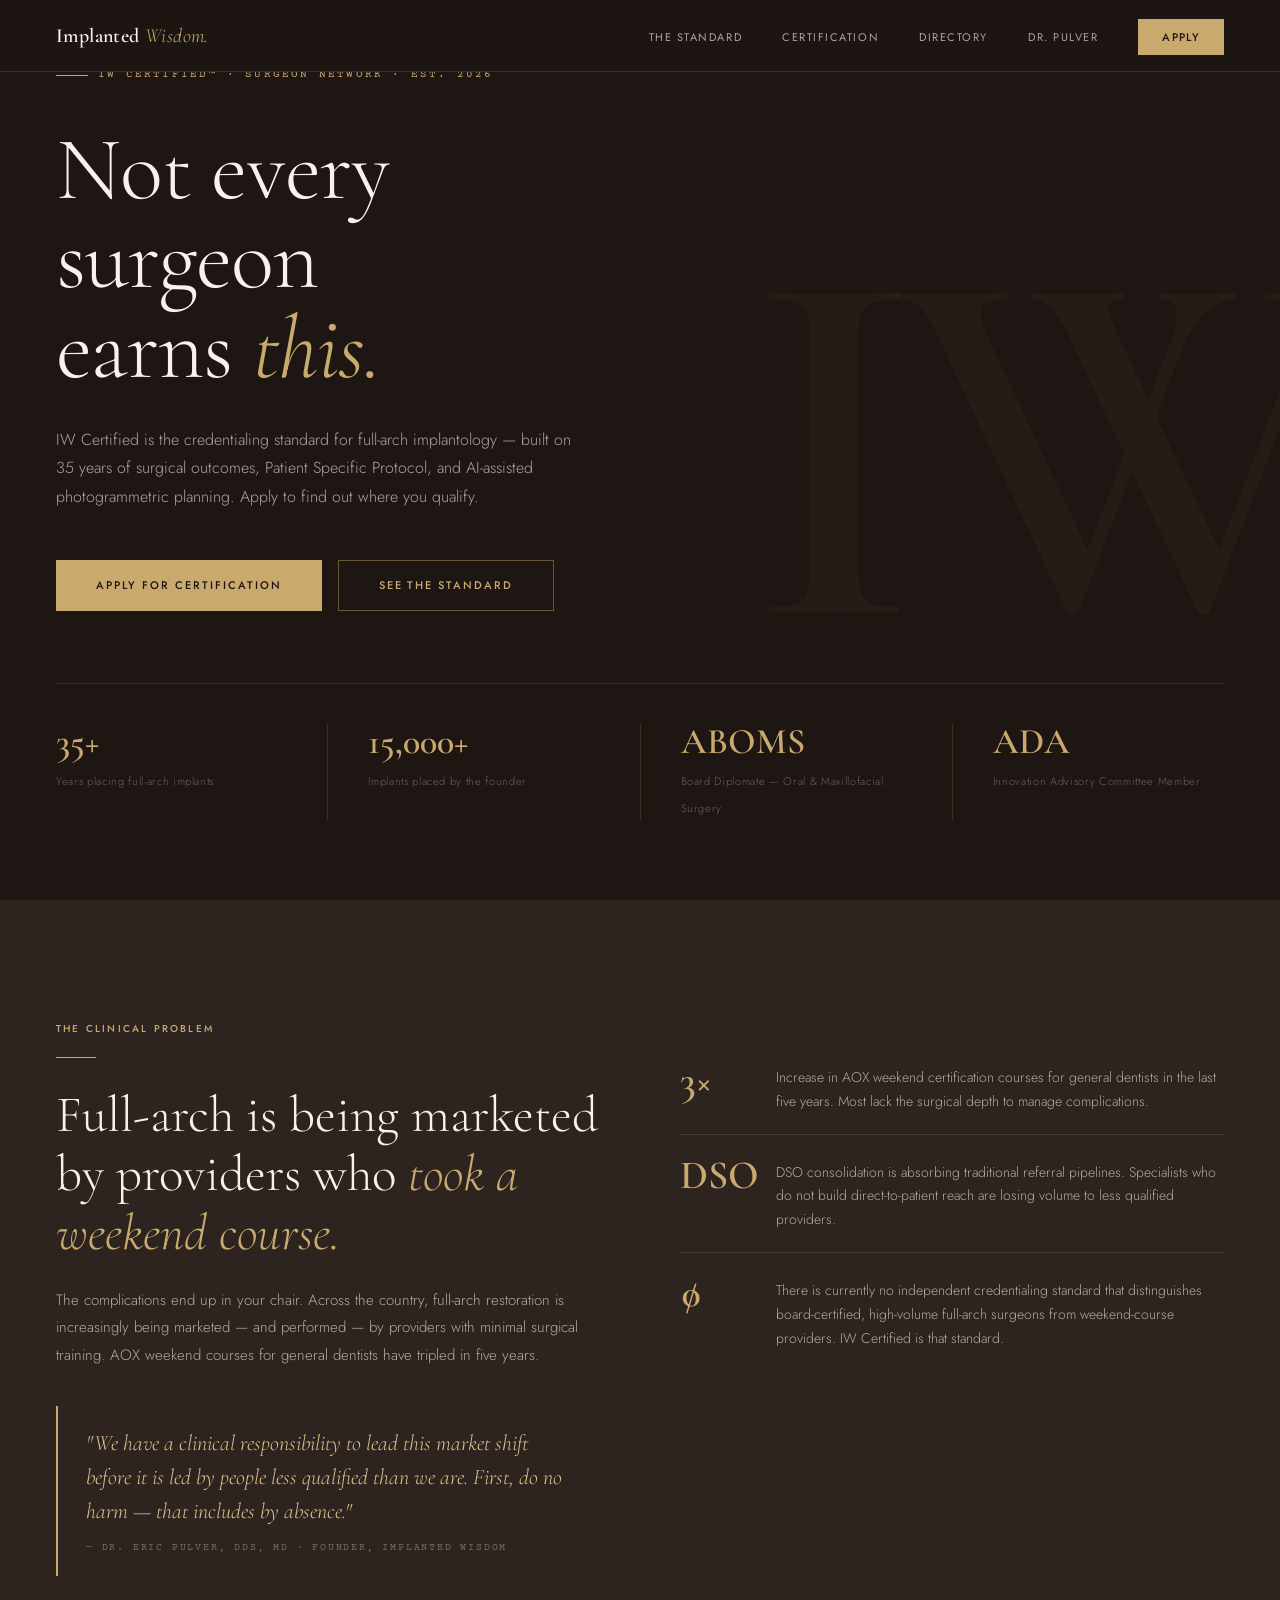
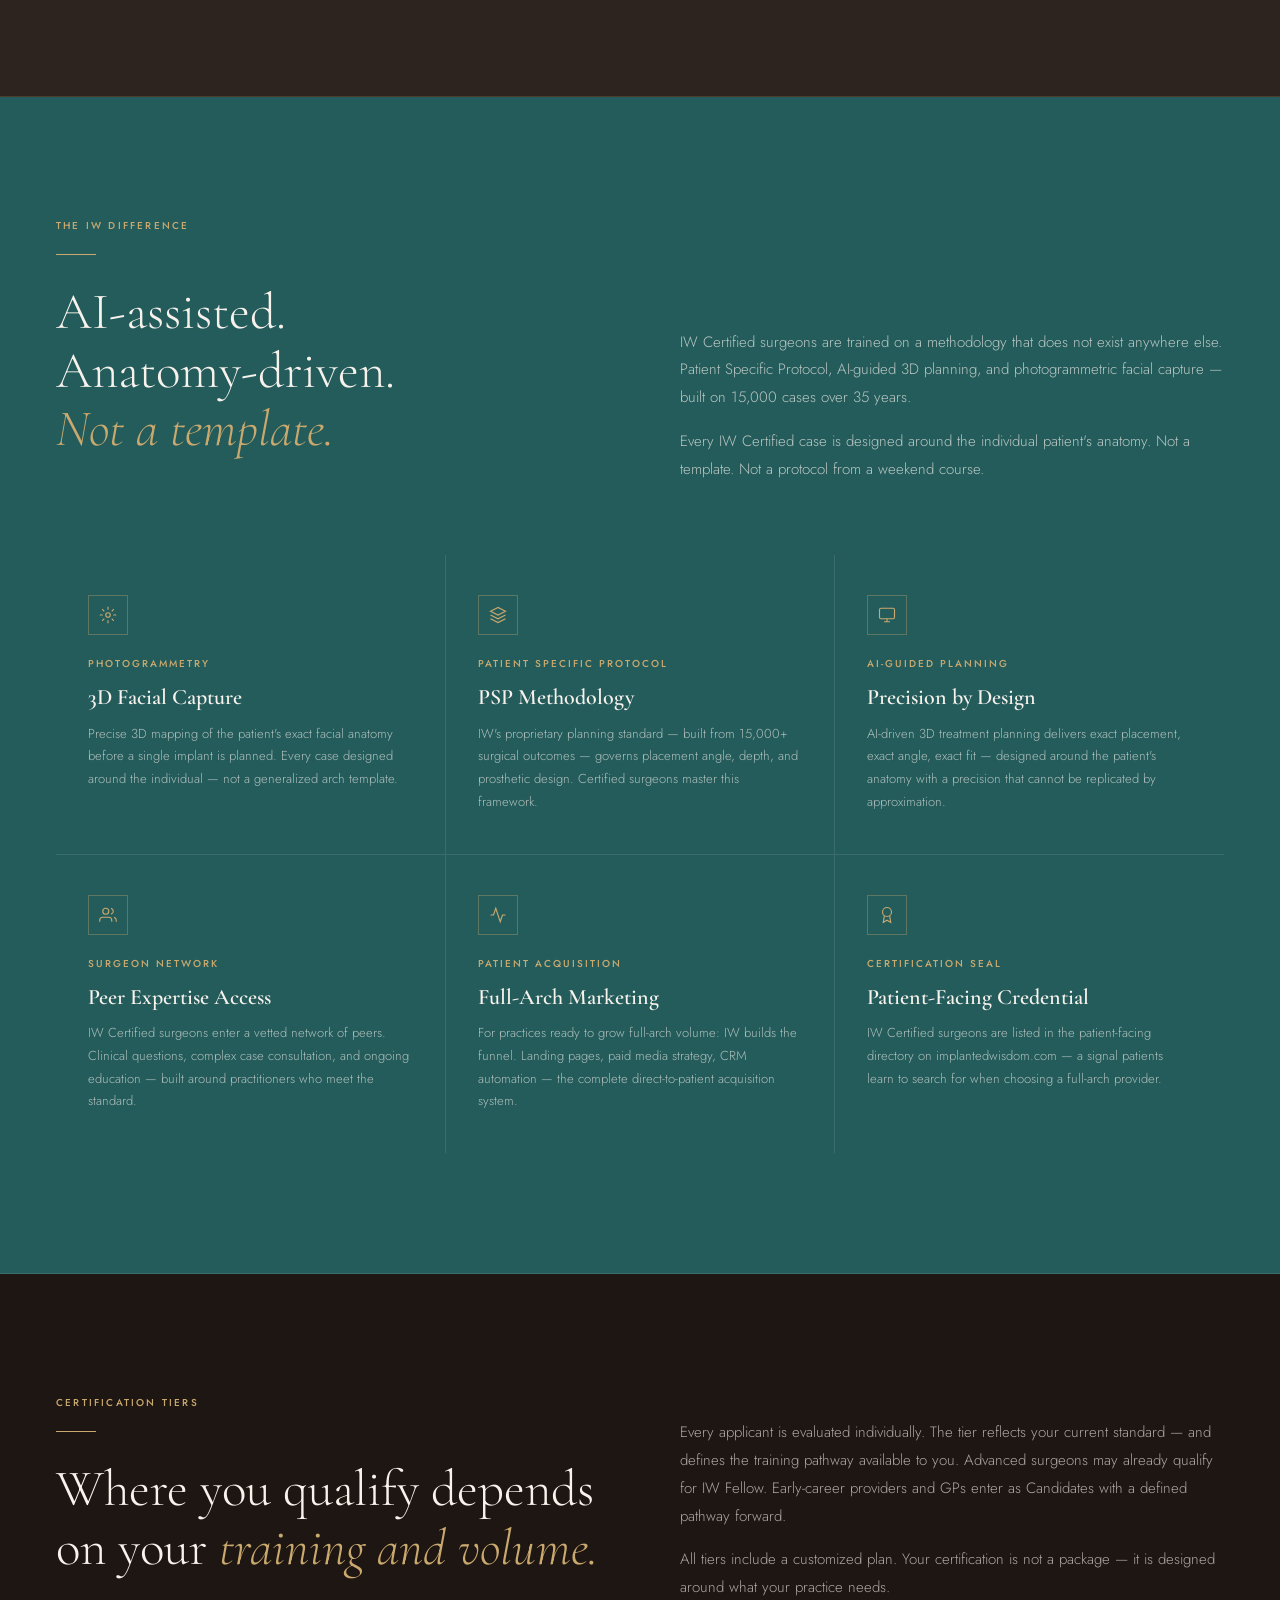
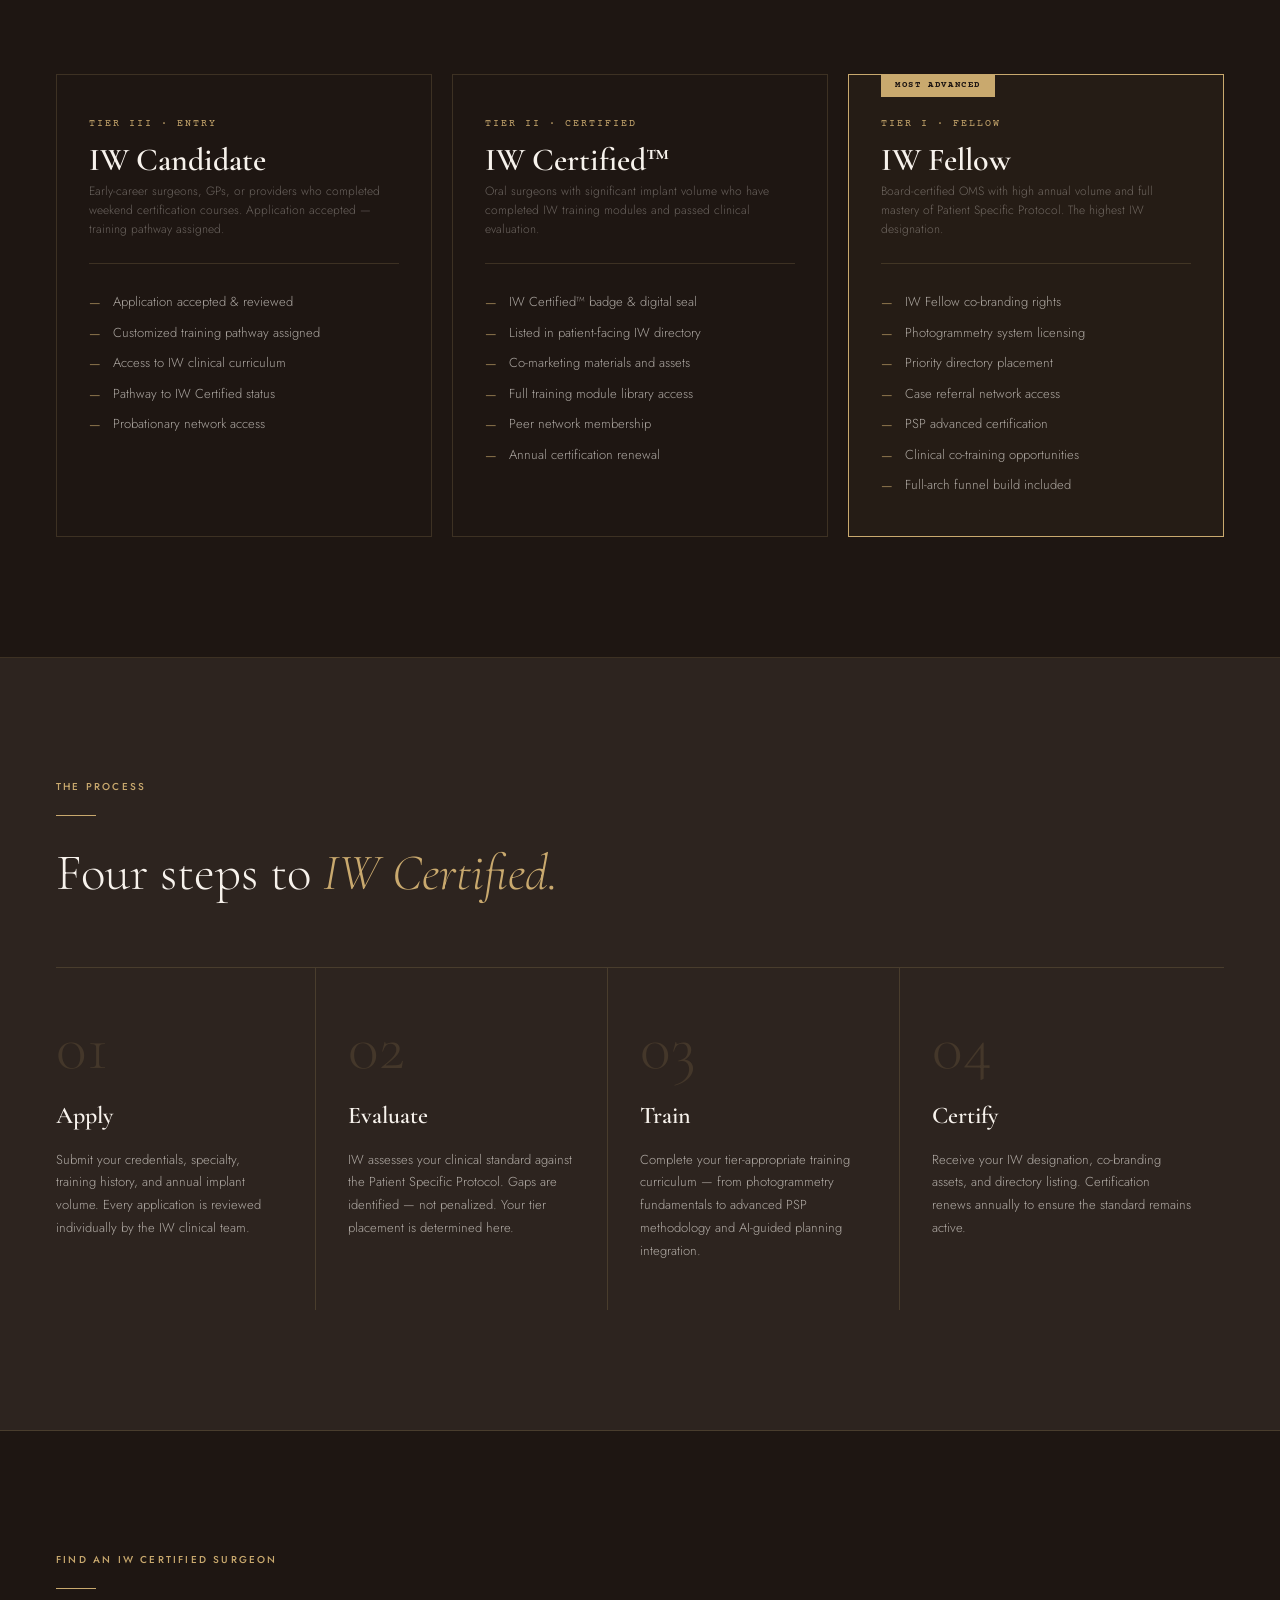
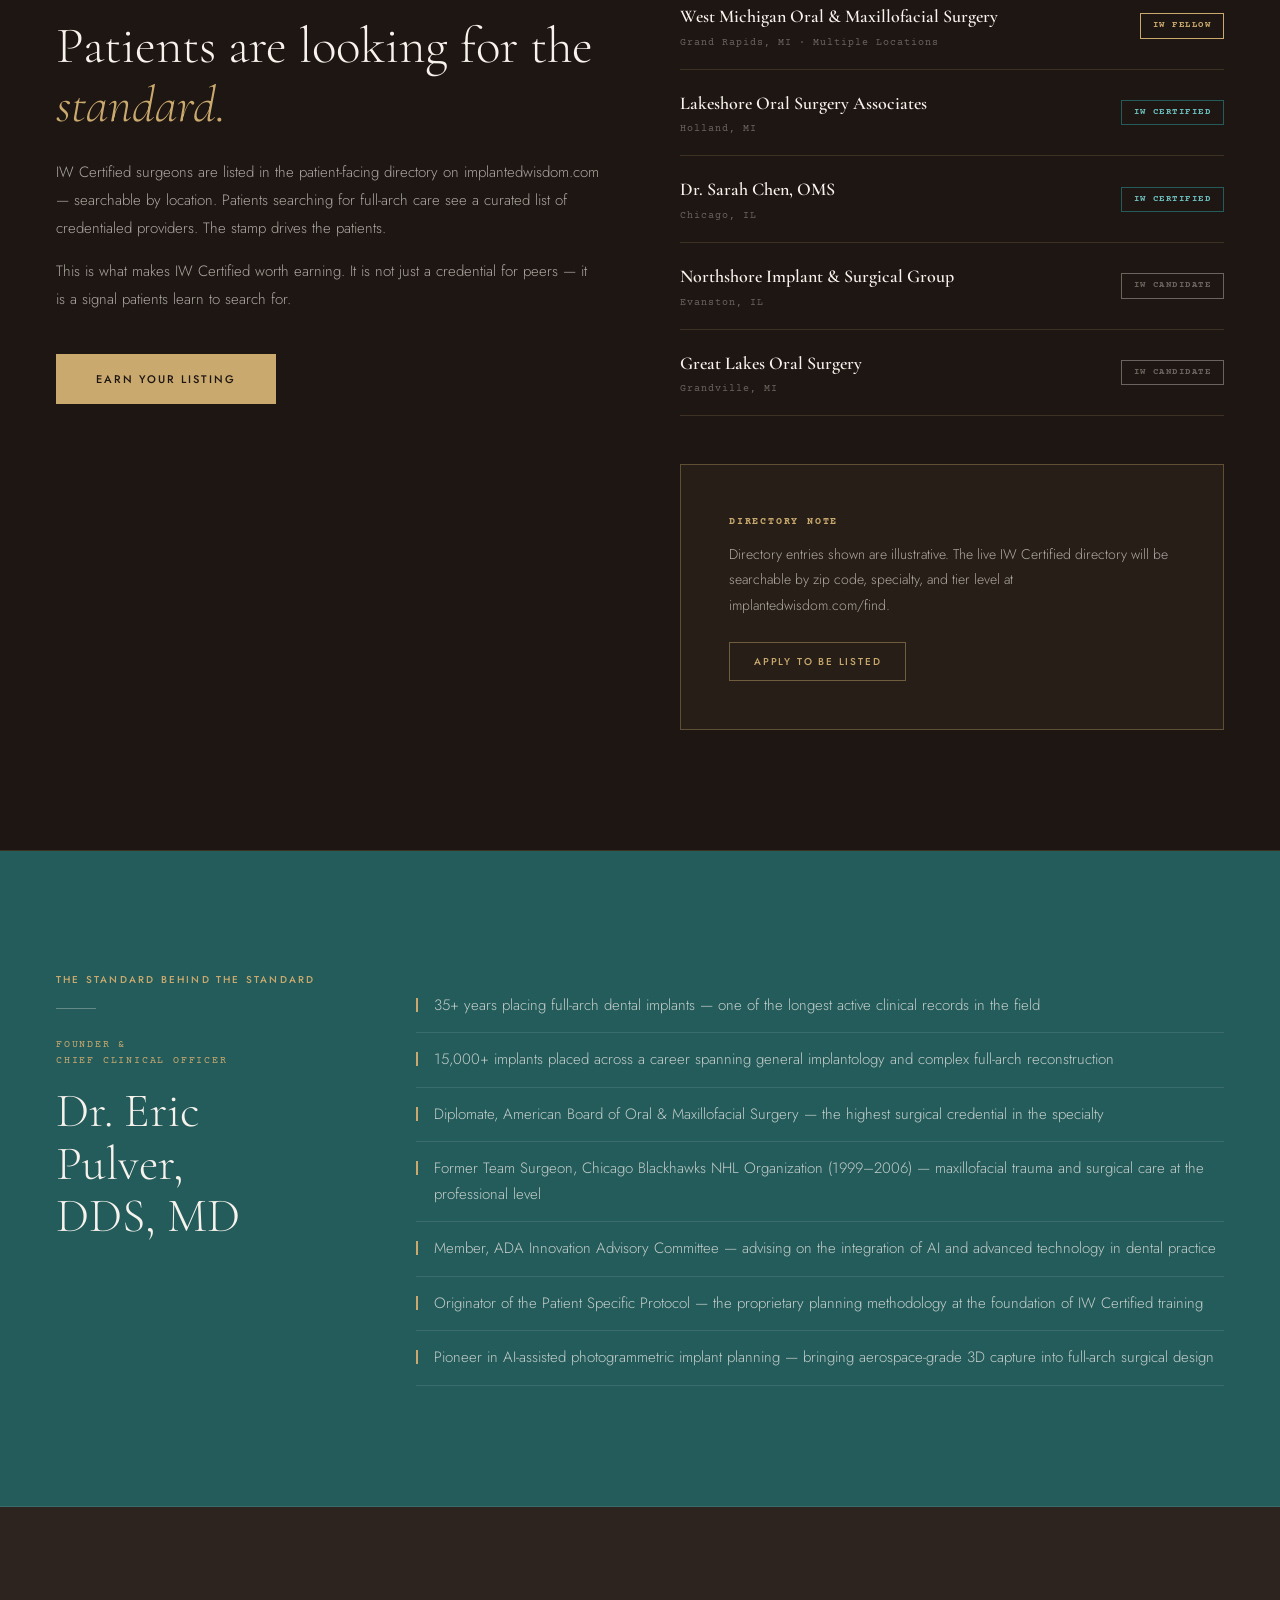
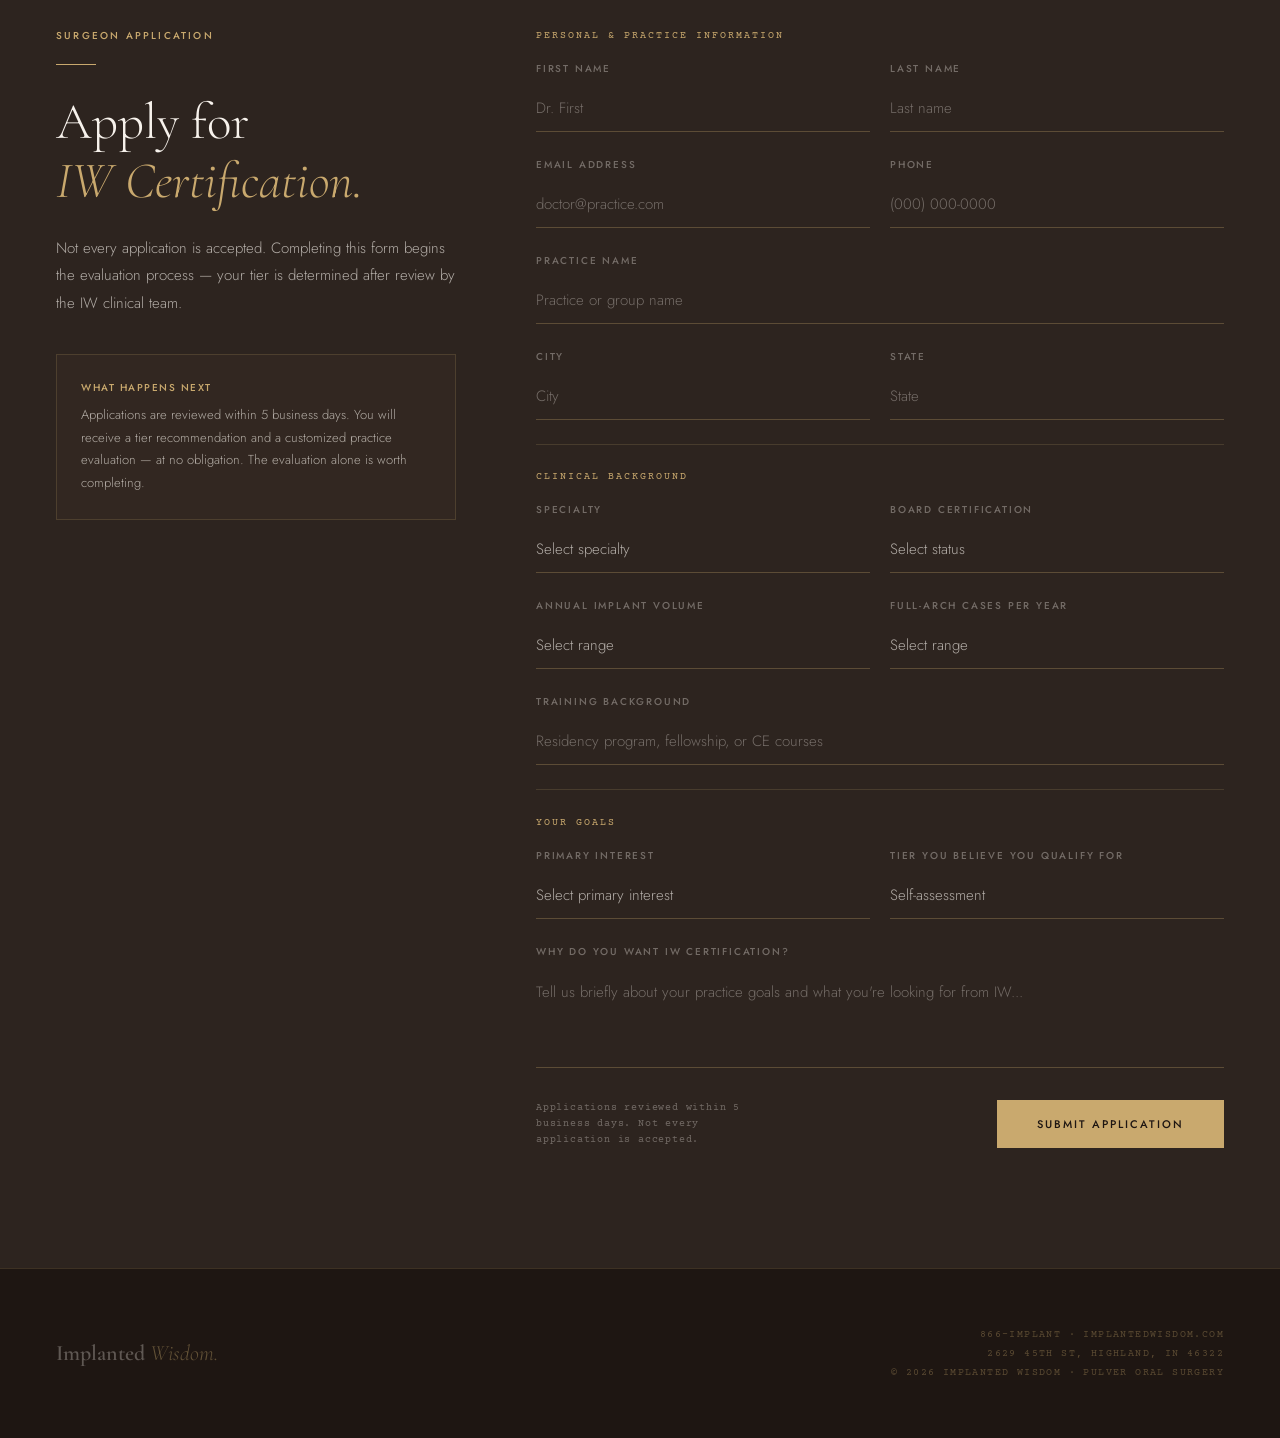
<file: iw-certified-index.html>
<!DOCTYPE html>
<html lang="en">
<head>
  <meta charset="UTF-8" />
  <meta name="viewport" content="width=device-width, initial-scale=1.0" />
  <title>IW Certified™ — The Full-Arch Standard | Implanted Wisdom</title>
  <meta name="description" content="IW Certified is the credentialing standard for full-arch implantology. Built on 35 years of surgical outcomes, Patient Specific Protocol, and AI-assisted photogrammetric planning." />
  <link rel="preconnect" href="https://fonts.googleapis.com" />
  <link rel="preconnect" href="https://fonts.gstatic.com" crossorigin />
  <link href="https://fonts.googleapis.com/css2?family=Cormorant+Garamond:ital,wght@0,300;0,400;0,600;1,300;1,400;1,600&family=Jost:wght@200;300;400;500&family=Courier+Prime:wght@400;700&display=swap" rel="stylesheet" />

  <style>
    *, *::before, *::after { box-sizing: border-box; margin: 0; padding: 0; }

    :root {
      --ink: #1E1612;
      --espresso: #2D241F;
      --gold: #C9A96E;
      --gold-light: #DFC28E;
      --gold-muted: rgba(201,169,110,0.35);
      --teal: #245C5C;
      --teal-light: #2D7070;
      --cream: #F7F2EC;
      --cream-muted: rgba(247,242,236,0.65);
      --cream-dim: rgba(247,242,236,0.35);
      --white: #FFFFFF;
      --rule: rgba(201,169,110,0.18);
    }

    html { scroll-behavior: smooth; }

    body {
      background: var(--espresso);
      color: var(--cream);
      font-family: 'Jost', sans-serif;
      font-weight: 300;
      font-size: 16px;
      line-height: 1.7;
      overflow-x: hidden;
    }

    /* ─── UTILITY ─── */
    .eyebrow {
      font-family: 'Jost', sans-serif;
      font-size: 10px;
      font-weight: 500;
      letter-spacing: 0.22em;
      text-transform: uppercase;
      color: var(--gold);
      display: block;
      margin-bottom: 20px;
    }

    .section-rule {
      width: 40px;
      height: 1px;
      background: var(--gold);
      margin-bottom: 28px;
    }

    /* ─── NAV ─── */
    nav {
      position: fixed;
      top: 0; left: 0; right: 0;
      z-index: 100;
      display: flex;
      justify-content: space-between;
      align-items: center;
      padding: 0 56px;
      height: 72px;
      background: rgba(29,22,18,0.92);
      backdrop-filter: blur(12px);
      border-bottom: 0.5px solid var(--rule);
    }

    .nav-logo {
      font-family: 'Cormorant Garamond', serif;
      font-size: 20px;
      font-weight: 600;
      color: var(--cream);
      text-decoration: none;
      letter-spacing: 0.02em;
    }

    .nav-logo em {
      color: var(--gold);
      font-style: italic;
      font-weight: 300;
    }

    .nav-links {
      display: flex;
      gap: 40px;
      align-items: center;
      list-style: none;
    }

    .nav-links a {
      font-size: 11px;
      font-weight: 400;
      letter-spacing: 0.14em;
      text-transform: uppercase;
      color: var(--cream-muted);
      text-decoration: none;
      transition: color 0.2s;
    }

    .nav-links a:hover { color: var(--gold); }

    .nav-cta {
      background: var(--gold) !important;
      color: var(--ink) !important;
      padding: 10px 24px !important;
      font-weight: 500 !important;
      letter-spacing: 0.12em !important;
    }

    .nav-cta:hover { background: var(--gold-light) !important; color: var(--ink) !important; }

    /* ─── HERO ─── */
    #hero {
      min-height: 100vh;
      background: var(--ink);
      display: flex;
      flex-direction: column;
      justify-content: flex-end;
      padding: 0 56px 80px;
      position: relative;
      overflow: hidden;
    }

    .hero-bg-monogram {
      position: absolute;
      right: -60px;
      top: 50%;
      transform: translateY(-50%);
      font-family: 'Cormorant Garamond', serif;
      font-size: clamp(320px, 40vw, 520px);
      font-weight: 600;
      color: rgba(201,169,110,0.04);
      line-height: 1;
      user-select: none;
      pointer-events: none;
      letter-spacing: -0.05em;
    }

    .hero-content {
      position: relative;
      z-index: 2;
      max-width: 820px;
      opacity: 0;
      transform: translateY(24px);
      animation: fadeUp 1s ease 0.2s forwards;
    }

    .hero-tag {
      display: inline-flex;
      align-items: center;
      gap: 10px;
      margin-bottom: 40px;
    }

    .hero-tag-line {
      width: 32px;
      height: 1px;
      background: var(--gold);
    }

    .hero-tag-text {
      font-family: 'Courier Prime', monospace;
      font-size: 11px;
      letter-spacing: 0.2em;
      color: var(--gold);
      text-transform: uppercase;
    }

    h1 {
      font-family: 'Cormorant Garamond', serif;
      font-size: clamp(52px, 7vw, 96px);
      font-weight: 300;
      line-height: 1.0;
      color: var(--cream);
      margin-bottom: 32px;
      letter-spacing: -0.01em;
    }

    h1 em {
      color: var(--gold);
      font-style: italic;
    }

    .hero-sub {
      font-size: 16px;
      font-weight: 300;
      line-height: 1.8;
      color: var(--cream-muted);
      max-width: 520px;
      margin-bottom: 48px;
    }

    .btn-row {
      display: flex;
      gap: 16px;
      align-items: center;
      flex-wrap: wrap;
    }

    .btn-primary {
      display: inline-block;
      background: var(--gold);
      color: var(--ink);
      font-family: 'Jost', sans-serif;
      font-size: 11px;
      font-weight: 500;
      letter-spacing: 0.18em;
      text-transform: uppercase;
      padding: 16px 40px;
      text-decoration: none;
      border: none;
      cursor: pointer;
      transition: background 0.2s, transform 0.15s;
    }

    .btn-primary:hover { background: var(--gold-light); transform: translateY(-1px); }

    .btn-ghost {
      display: inline-block;
      background: transparent;
      color: var(--gold);
      font-family: 'Jost', sans-serif;
      font-size: 11px;
      font-weight: 500;
      letter-spacing: 0.18em;
      text-transform: uppercase;
      padding: 15px 40px;
      text-decoration: none;
      border: 0.5px solid rgba(201,169,110,0.45);
      cursor: pointer;
      transition: border-color 0.2s, color 0.2s;
    }

    .btn-ghost:hover { border-color: var(--gold); color: var(--gold-light); }

    .hero-stats {
      display: flex;
      gap: 0;
      margin-top: 72px;
      border-top: 0.5px solid var(--rule);
      padding-top: 40px;
      opacity: 0;
      animation: fadeUp 1s ease 0.5s forwards;
    }

    .hero-stat {
      flex: 1;
      padding-right: 40px;
      border-right: 0.5px solid var(--rule);
      margin-right: 40px;
    }

    .hero-stat:last-child { border-right: none; margin-right: 0; padding-right: 0; }

    .hero-stat-num {
      font-family: 'Cormorant Garamond', serif;
      font-size: 36px;
      font-weight: 600;
      color: var(--gold);
      display: block;
      line-height: 1;
      margin-bottom: 6px;
    }

    .hero-stat-label {
      font-size: 11px;
      font-weight: 300;
      color: var(--cream-dim);
      letter-spacing: 0.06em;
    }

    /* ─── PROBLEM ─── */
    #problem {
      background: var(--espresso);
      padding: 120px 56px;
      display: grid;
      grid-template-columns: 1fr 1fr;
      gap: 80px;
      align-items: start;
      border-bottom: 0.5px solid var(--rule);
    }

    h2 {
      font-family: 'Cormorant Garamond', serif;
      font-size: clamp(32px, 4vw, 52px);
      font-weight: 300;
      line-height: 1.15;
      color: var(--cream);
      margin-bottom: 24px;
    }

    h2 em { color: var(--gold); font-style: italic; }

    .body-copy {
      font-size: 15px;
      font-weight: 300;
      line-height: 1.85;
      color: var(--cream-muted);
    }

    .body-copy + .body-copy { margin-top: 20px; }

    .problem-quote {
      border-left: 2px solid var(--gold);
      padding: 20px 28px;
      margin: 36px 0 0;
      font-family: 'Cormorant Garamond', serif;
      font-size: 22px;
      font-style: italic;
      font-weight: 300;
      color: var(--gold-light);
      line-height: 1.55;
    }

    .problem-quote cite {
      display: block;
      font-family: 'Courier Prime', monospace;
      font-size: 10px;
      font-style: normal;
      letter-spacing: 0.18em;
      color: var(--cream-dim);
      margin-top: 12px;
      text-transform: uppercase;
    }

    .problem-facts {
      margin-top: 40px;
      display: flex;
      flex-direction: column;
      gap: 20px;
    }

    .fact-item {
      display: flex;
      gap: 16px;
      align-items: flex-start;
      padding-bottom: 20px;
      border-bottom: 0.5px solid var(--rule);
    }

    .fact-item:last-child { border-bottom: none; padding-bottom: 0; }

    .fact-num {
      font-family: 'Cormorant Garamond', serif;
      font-size: 40px;
      font-weight: 600;
      color: var(--gold);
      line-height: 1;
      flex-shrink: 0;
      min-width: 80px;
    }

    .fact-text {
      font-size: 14px;
      font-weight: 300;
      line-height: 1.7;
      color: var(--cream-muted);
      padding-top: 6px;
    }

    /* ─── AI / TECHNOLOGY ─── */
    #technology {
      background: var(--teal);
      padding: 120px 56px;
      border-bottom: 0.5px solid rgba(247,242,236,0.1);
    }

    .tech-header {
      display: grid;
      grid-template-columns: 1fr 1fr;
      gap: 80px;
      margin-bottom: 72px;
      align-items: end;
    }

    .tech-grid {
      display: grid;
      grid-template-columns: repeat(3, 1fr);
      gap: 1px;
      background: rgba(247,242,236,0.1);
    }

    .tech-card {
      background: var(--teal);
      padding: 40px 32px;
      transition: background 0.25s;
    }

    .tech-card:hover { background: var(--teal-light); }

    .tech-card-icon {
      width: 40px;
      height: 40px;
      border: 0.5px solid var(--gold-muted);
      display: flex;
      align-items: center;
      justify-content: center;
      margin-bottom: 20px;
    }

    .tech-card-icon svg { width: 18px; height: 18px; stroke: var(--gold); fill: none; stroke-width: 1.5; }

    .tech-card-label {
      font-family: 'Jost', sans-serif;
      font-size: 10px;
      font-weight: 500;
      letter-spacing: 0.2em;
      text-transform: uppercase;
      color: var(--gold);
      margin-bottom: 12px;
    }

    .tech-card h3 {
      font-family: 'Cormorant Garamond', serif;
      font-size: 22px;
      font-weight: 600;
      color: var(--cream);
      margin-bottom: 12px;
      line-height: 1.2;
    }

    .tech-card p {
      font-size: 13px;
      font-weight: 300;
      line-height: 1.75;
      color: rgba(247,242,236,0.65);
    }

    /* ─── TIERS ─── */
    #tiers {
      background: var(--ink);
      padding: 120px 56px;
      border-bottom: 0.5px solid var(--rule);
    }

    .tiers-header {
      display: grid;
      grid-template-columns: 1fr 1fr;
      gap: 80px;
      margin-bottom: 72px;
      align-items: end;
    }

    .tier-row {
      display: grid;
      grid-template-columns: repeat(3, 1fr);
      gap: 20px;
    }

    .tier-card {
      border: 0.5px solid var(--rule);
      padding: 40px 32px;
      position: relative;
      transition: border-color 0.25s;
    }

    .tier-card:hover { border-color: rgba(201,169,110,0.45); }

    .tier-card.featured {
      border-color: var(--gold);
      background: rgba(201,169,110,0.04);
    }

    .tier-featured-badge {
      position: absolute;
      top: -1px;
      left: 32px;
      background: var(--gold);
      color: var(--ink);
      font-family: 'Courier Prime', monospace;
      font-size: 9px;
      font-weight: 700;
      letter-spacing: 0.18em;
      text-transform: uppercase;
      padding: 4px 14px;
    }

    .tier-level {
      font-family: 'Courier Prime', monospace;
      font-size: 10px;
      letter-spacing: 0.2em;
      color: var(--gold);
      text-transform: uppercase;
      margin-bottom: 12px;
    }

    .tier-name {
      font-family: 'Cormorant Garamond', serif;
      font-size: 32px;
      font-weight: 600;
      color: var(--cream);
      margin-bottom: 6px;
      line-height: 1;
    }

    .tier-who {
      font-size: 12px;
      font-weight: 300;
      color: var(--cream-dim);
      margin-bottom: 28px;
      padding-bottom: 24px;
      border-bottom: 0.5px solid var(--rule);
      line-height: 1.6;
    }

    .tier-benefits {
      list-style: none;
      display: flex;
      flex-direction: column;
      gap: 10px;
    }

    .tier-benefits li {
      font-size: 13px;
      font-weight: 300;
      color: var(--cream-muted);
      display: flex;
      gap: 12px;
      align-items: flex-start;
      line-height: 1.5;
    }

    .tier-benefits li::before {
      content: "—";
      color: var(--gold);
      flex-shrink: 0;
      margin-top: 1px;
    }

    /* ─── PROCESS ─── */
    #process {
      background: var(--espresso);
      padding: 120px 56px;
      border-bottom: 0.5px solid var(--rule);
    }

    .process-steps {
      display: grid;
      grid-template-columns: repeat(4, 1fr);
      gap: 0;
      margin-top: 64px;
      border-top: 0.5px solid var(--rule);
    }

    .process-step {
      padding: 48px 32px 48px 0;
      border-right: 0.5px solid var(--rule);
      margin-right: 32px;
    }

    .process-step:last-child {
      border-right: none;
      margin-right: 0;
    }

    .step-number {
      font-family: 'Cormorant Garamond', serif;
      font-size: 64px;
      font-weight: 300;
      color: rgba(201,169,110,0.15);
      line-height: 1;
      margin-bottom: 16px;
    }

    .step-title {
      font-family: 'Cormorant Garamond', serif;
      font-size: 24px;
      font-weight: 600;
      color: var(--cream);
      margin-bottom: 12px;
    }

    .step-text {
      font-size: 13px;
      font-weight: 300;
      line-height: 1.75;
      color: var(--cream-muted);
    }

    /* ─── DIRECTORY PREVIEW ─── */
    #directory {
      background: var(--ink);
      padding: 120px 56px;
      border-bottom: 0.5px solid var(--rule);
    }

    .directory-inner {
      display: grid;
      grid-template-columns: 1fr 1fr;
      gap: 80px;
      align-items: start;
    }

    .directory-list {
      margin-top: 32px;
      display: flex;
      flex-direction: column;
      gap: 0;
    }

    .directory-entry {
      display: flex;
      justify-content: space-between;
      align-items: center;
      padding: 18px 0;
      border-bottom: 0.5px solid var(--rule);
      transition: padding-left 0.2s;
    }

    .directory-entry:hover { padding-left: 8px; }

    .dir-name {
      font-family: 'Cormorant Garamond', serif;
      font-size: 18px;
      font-weight: 600;
      color: var(--cream);
    }

    .dir-location {
      font-family: 'Courier Prime', monospace;
      font-size: 10px;
      color: var(--cream-dim);
      letter-spacing: 0.1em;
      margin-top: 2px;
    }

    .dir-badge {
      font-family: 'Courier Prime', monospace;
      font-size: 9px;
      font-weight: 700;
      letter-spacing: 0.16em;
      text-transform: uppercase;
      padding: 4px 12px;
    }

    .dir-badge.fellow { border: 0.5px solid var(--gold); color: var(--gold); }
    .dir-badge.certified { border: 0.5px solid var(--teal); color: #6BBCBC; }
    .dir-badge.candidate { border: 0.5px solid var(--cream-dim); color: var(--cream-dim); }

    .directory-cta {
      margin-top: 48px;
      padding: 48px;
      background: rgba(201,169,110,0.05);
      border: 0.5px solid var(--gold-muted);
    }

    .directory-cta p {
      font-size: 14px;
      font-weight: 300;
      line-height: 1.8;
      color: var(--cream-muted);
      margin-bottom: 24px;
    }

    /* ─── CREDENTIALS ─── */
    #credentials {
      background: var(--teal);
      padding: 120px 56px;
      border-bottom: 0.5px solid rgba(247,242,236,0.1);
    }

    .credentials-inner {
      display: grid;
      grid-template-columns: 280px 1fr;
      gap: 80px;
      align-items: start;
    }

    .credentials-name {
      font-family: 'Cormorant Garamond', serif;
      font-size: 48px;
      font-weight: 300;
      line-height: 1.1;
      color: var(--cream);
      margin: 16px 0 24px;
    }

    .credentials-title {
      font-family: 'Courier Prime', monospace;
      font-size: 10px;
      letter-spacing: 0.18em;
      color: var(--gold);
      text-transform: uppercase;
      line-height: 1.6;
    }

    .credentials-list {
      list-style: none;
      margin-top: 8px;
    }

    .credentials-list li {
      font-size: 15px;
      font-weight: 300;
      line-height: 1.7;
      color: rgba(247,242,236,0.75);
      padding: 14px 0;
      border-bottom: 0.5px solid rgba(247,242,236,0.1);
      display: grid;
      grid-template-columns: 2px 1fr;
      gap: 16px;
      align-items: start;
    }

    .credentials-list li::before {
      content: "";
      display: block;
      width: 2px;
      height: 14px;
      background: var(--gold);
      margin-top: 5px;
    }

    /* ─── APPLICATION ─── */
    #application {
      background: var(--espresso);
      padding: 120px 56px;
    }

    .application-inner {
      display: grid;
      grid-template-columns: 400px 1fr;
      gap: 80px;
    }

    .application-aside {
      position: sticky;
      top: 100px;
    }

    .aside-notice {
      margin-top: 36px;
      padding: 24px;
      border: 0.5px solid var(--rule);
      background: rgba(201,169,110,0.03);
    }

    .aside-notice p {
      font-size: 13px;
      font-weight: 300;
      line-height: 1.75;
      color: var(--cream-muted);
    }

    .aside-notice strong {
      font-weight: 500;
      color: var(--gold);
      font-size: 10px;
      letter-spacing: 0.15em;
      text-transform: uppercase;
      display: block;
      margin-bottom: 8px;
    }

    form {
      display: flex;
      flex-direction: column;
      gap: 24px;
    }

    .form-row {
      display: grid;
      grid-template-columns: 1fr 1fr;
      gap: 20px;
    }

    .form-group {
      display: flex;
      flex-direction: column;
      gap: 8px;
    }

    .form-group.full { grid-column: 1 / -1; }

    label {
      font-family: 'Jost', sans-serif;
      font-size: 10px;
      font-weight: 500;
      letter-spacing: 0.18em;
      text-transform: uppercase;
      color: var(--cream-dim);
    }

    input, select, textarea {
      background: transparent;
      border: none;
      border-bottom: 0.5px solid rgba(201,169,110,0.3);
      padding: 12px 0;
      font-family: 'Jost', sans-serif;
      font-size: 15px;
      font-weight: 300;
      color: var(--cream);
      outline: none;
      width: 100%;
      transition: border-color 0.2s;
      appearance: none;
      -webkit-appearance: none;
    }

    input:focus, select:focus, textarea:focus {
      border-color: var(--gold);
    }

    input::placeholder, textarea::placeholder {
      color: var(--cream-dim);
      font-weight: 300;
    }

    select {
      background: transparent;
      color: var(--cream-muted);
      cursor: pointer;
    }

    select option {
      background: var(--espresso);
      color: var(--cream);
    }

    textarea {
      resize: none;
      min-height: 100px;
      line-height: 1.7;
    }

    .form-divider {
      height: 0.5px;
      background: var(--rule);
    }

    .form-section-label {
      font-family: 'Courier Prime', monospace;
      font-size: 10px;
      letter-spacing: 0.2em;
      text-transform: uppercase;
      color: var(--gold);
      margin-bottom: -8px;
    }

    .submit-row {
      display: flex;
      justify-content: space-between;
      align-items: center;
      margin-top: 8px;
    }

    .submit-note {
      font-family: 'Courier Prime', monospace;
      font-size: 10px;
      color: var(--cream-dim);
      letter-spacing: 0.08em;
      max-width: 240px;
      line-height: 1.6;
    }

    /* ─── FOOTER ─── */
    footer {
      background: var(--ink);
      padding: 56px;
      display: flex;
      justify-content: space-between;
      align-items: center;
      border-top: 0.5px solid var(--rule);
      flex-wrap: wrap;
      gap: 24px;
    }

    .footer-logo {
      font-family: 'Cormorant Garamond', serif;
      font-size: 22px;
      font-weight: 600;
      color: rgba(247,242,236,0.3);
    }

    .footer-logo em {
      color: rgba(201,169,110,0.4);
      font-style: italic;
      font-weight: 300;
    }

    .footer-info {
      font-family: 'Courier Prime', monospace;
      font-size: 10px;
      letter-spacing: 0.14em;
      color: rgba(201,169,110,0.35);
      text-align: right;
      line-height: 1.9;
    }

    /* ─── ANIMATIONS ─── */
    @keyframes fadeUp {
      to { opacity: 1; transform: translateY(0); }
    }

    .reveal {
      opacity: 0;
      transform: translateY(20px);
      transition: opacity 0.7s ease, transform 0.7s ease;
    }

    .reveal.visible {
      opacity: 1;
      transform: translateY(0);
    }

    /* ─── MOBILE ─── */
    @media (max-width: 900px) {
      nav { padding: 0 24px; }
      .nav-links { display: none; }

      #hero { padding: 120px 24px 64px; }
      .hero-stats { gap: 0; flex-wrap: wrap; }
      .hero-stat { min-width: 45%; flex: none; margin-bottom: 24px; }

      #problem, .tech-header, .tiers-header, .directory-inner,
      .credentials-inner, .application-inner {
        grid-template-columns: 1fr;
        gap: 48px;
        padding: 80px 24px;
      }

      #technology, #tiers, #process, #directory, #credentials, #application {
        padding: 80px 24px;
      }

      .tech-grid, .tier-row { grid-template-columns: 1fr; }
      .process-steps { grid-template-columns: 1fr 1fr; }
      .process-step { border-right: none; margin-right: 0; padding-right: 0; }
      .form-row { grid-template-columns: 1fr; }
      .application-aside { position: static; }
      .submit-row { flex-direction: column; gap: 16px; align-items: flex-start; }
      footer { padding: 40px 24px; }
      .footer-info { text-align: left; }
    }
  </style>
</head>
<body>

  <!-- NAV -->
  <nav>
    <a href="#" class="nav-logo">Implanted <em>Wisdom.</em></a>
    <ul class="nav-links">
      <li><a href="#technology">The Standard</a></li>
      <li><a href="#tiers">Certification</a></li>
      <li><a href="#directory">Directory</a></li>
      <li><a href="#credentials">Dr. Pulver</a></li>
      <li><a href="#application" class="nav-cta">Apply</a></li>
    </ul>
  </nav>

  <!-- HERO -->
  <section id="hero">
    <div class="hero-bg-monogram" aria-hidden="true">IW</div>
    <div class="hero-content">
      <div class="hero-tag">
        <div class="hero-tag-line"></div>
        <span class="hero-tag-text">IW Certified™ · Surgeon Network · Est. 2026</span>
      </div>
      <h1>Not every<br>surgeon<br>earns <em>this.</em></h1>
      <p class="hero-sub">IW Certified is the credentialing standard for full-arch implantology — built on 35 years of surgical outcomes, Patient Specific Protocol, and AI-assisted photogrammetric planning. Apply to find out where you qualify.</p>
      <div class="btn-row">
        <a href="#application" class="btn-primary">Apply for Certification</a>
        <a href="#tiers" class="btn-ghost">See the Standard</a>
      </div>
    </div>
    <div class="hero-stats">
      <div class="hero-stat">
        <span class="hero-stat-num">35+</span>
        <span class="hero-stat-label">Years placing full-arch implants</span>
      </div>
      <div class="hero-stat">
        <span class="hero-stat-num">15,000+</span>
        <span class="hero-stat-label">Implants placed by the founder</span>
      </div>
      <div class="hero-stat">
        <span class="hero-stat-num">ABOMS</span>
        <span class="hero-stat-label">Board Diplomate — Oral & Maxillofacial Surgery</span>
      </div>
      <div class="hero-stat">
        <span class="hero-stat-num">ADA</span>
        <span class="hero-stat-label">Innovation Advisory Committee Member</span>
      </div>
    </div>
  </section>

  <!-- PROBLEM -->
  <section id="problem">
    <div class="reveal">
      <span class="eyebrow">The Clinical Problem</span>
      <div class="section-rule"></div>
      <h2>Full-arch is being marketed by providers who <em>took a weekend course.</em></h2>
      <p class="body-copy">The complications end up in your chair. Across the country, full-arch restoration is increasingly being marketed — and performed — by providers with minimal surgical training. AOX weekend courses for general dentists have tripled in five years.</p>
      <div class="problem-quote">
        "We have a clinical responsibility to lead this market shift before it is led by people less qualified than we are. First, do no harm — that includes by absence."
        <cite>— Dr. Eric Pulver, DDS, MD · Founder, Implanted Wisdom</cite>
      </div>
    </div>
    <div class="reveal">
      <div class="problem-facts">
        <div class="fact-item">
          <div class="fact-num">3×</div>
          <p class="fact-text">Increase in AOX weekend certification courses for general dentists in the last five years. Most lack the surgical depth to manage complications.</p>
        </div>
        <div class="fact-item">
          <div class="fact-num">DSO</div>
          <p class="fact-text">DSO consolidation is absorbing traditional referral pipelines. Specialists who do not build direct-to-patient reach are losing volume to less qualified providers.</p>
        </div>
        <div class="fact-item">
          <div class="fact-num">∅</div>
          <p class="fact-text">There is currently no independent credentialing standard that distinguishes board-certified, high-volume full-arch surgeons from weekend-course providers. IW Certified is that standard.</p>
        </div>
      </div>
    </div>
  </section>

  <!-- TECHNOLOGY -->
  <section id="technology">
    <div class="tech-header reveal">
      <div>
        <span class="eyebrow">The IW Difference</span>
        <div class="section-rule"></div>
        <h2>AI-assisted.<br>Anatomy-driven.<br><em>Not a template.</em></h2>
      </div>
      <div>
        <p class="body-copy" style="color:rgba(247,242,236,0.7);">IW Certified surgeons are trained on a methodology that does not exist anywhere else. Patient Specific Protocol, AI-guided 3D planning, and photogrammetric facial capture — built on 15,000 cases over 35 years.</p>
        <p class="body-copy" style="color:rgba(247,242,236,0.7); margin-top:16px;">Every IW Certified case is designed around the individual patient's anatomy. Not a template. Not a protocol from a weekend course.</p>
      </div>
    </div>
    <div class="tech-grid reveal">
      <div class="tech-card">
        <div class="tech-card-icon">
          <svg viewBox="0 0 24 24"><circle cx="12" cy="12" r="3"/><path d="M12 1v4M12 19v4M4.22 4.22l2.83 2.83M16.95 16.95l2.83 2.83M1 12h4M19 12h4M4.22 19.78l2.83-2.83M16.95 7.05l2.83-2.83"/></svg>
        </div>
        <div class="tech-card-label">Photogrammetry</div>
        <h3>3D Facial Capture</h3>
        <p>Precise 3D mapping of the patient's exact facial anatomy before a single implant is planned. Every case designed around the individual — not a generalized arch template.</p>
      </div>
      <div class="tech-card">
        <div class="tech-card-icon">
          <svg viewBox="0 0 24 24"><path d="M12 2L2 7l10 5 10-5-10-5zM2 17l10 5 10-5M2 12l10 5 10-5"/></svg>
        </div>
        <div class="tech-card-label">Patient Specific Protocol</div>
        <h3>PSP Methodology</h3>
        <p>IW's proprietary planning standard — built from 15,000+ surgical outcomes — governs placement angle, depth, and prosthetic design. Certified surgeons master this framework.</p>
      </div>
      <div class="tech-card">
        <div class="tech-card-icon">
          <svg viewBox="0 0 24 24"><rect x="2" y="3" width="20" height="14" rx="2"/><path d="M8 21h8M12 17v4"/></svg>
        </div>
        <div class="tech-card-label">AI-Guided Planning</div>
        <h3>Precision by Design</h3>
        <p>AI-driven 3D treatment planning delivers exact placement, exact angle, exact fit — designed around the patient's anatomy with a precision that cannot be replicated by approximation.</p>
      </div>
      <div class="tech-card">
        <div class="tech-card-icon">
          <svg viewBox="0 0 24 24"><path d="M17 21v-2a4 4 0 0 0-4-4H5a4 4 0 0 0-4 4v2"/><circle cx="9" cy="7" r="4"/><path d="M23 21v-2a4 4 0 0 0-3-3.87M16 3.13a4 4 0 0 1 0 7.75"/></svg>
        </div>
        <div class="tech-card-label">Surgeon Network</div>
        <h3>Peer Expertise Access</h3>
        <p>IW Certified surgeons enter a vetted network of peers. Clinical questions, complex case consultation, and ongoing education — built around practitioners who meet the standard.</p>
      </div>
      <div class="tech-card">
        <div class="tech-card-icon">
          <svg viewBox="0 0 24 24"><path d="M22 12h-4l-3 9L9 3l-3 9H2"/></svg>
        </div>
        <div class="tech-card-label">Patient Acquisition</div>
        <h3>Full-Arch Marketing</h3>
        <p>For practices ready to grow full-arch volume: IW builds the funnel. Landing pages, paid media strategy, CRM automation — the complete direct-to-patient acquisition system.</p>
      </div>
      <div class="tech-card">
        <div class="tech-card-icon">
          <svg viewBox="0 0 24 24"><circle cx="12" cy="8" r="6"/><path d="M15.477 12.89L17 22l-5-3-5 3 1.523-9.11"/></svg>
        </div>
        <div class="tech-card-label">Certification Seal</div>
        <h3>Patient-Facing Credential</h3>
        <p>IW Certified surgeons are listed in the patient-facing directory on implantedwisdom.com — a signal patients learn to search for when choosing a full-arch provider.</p>
      </div>
    </div>
  </section>

  <!-- TIERS -->
  <section id="tiers">
    <div class="tiers-header reveal">
      <div>
        <span class="eyebrow">Certification Tiers</span>
        <div class="section-rule"></div>
        <h2>Where you qualify depends on your <em>training and volume.</em></h2>
      </div>
      <div>
        <p class="body-copy">Every applicant is evaluated individually. The tier reflects your current standard — and defines the training pathway available to you. Advanced surgeons may already qualify for IW Fellow. Early-career providers and GPs enter as Candidates with a defined pathway forward.</p>
        <p class="body-copy" style="margin-top:16px;">All tiers include a customized plan. Your certification is not a package — it is designed around what your practice needs.</p>
      </div>
    </div>
    <div class="tier-row reveal">
      <div class="tier-card">
        <div class="tier-level">Tier III · Entry</div>
        <div class="tier-name">IW Candidate</div>
        <p class="tier-who">Early-career surgeons, GPs, or providers who completed weekend certification courses. Application accepted — training pathway assigned.</p>
        <ul class="tier-benefits">
          <li>Application accepted &amp; reviewed</li>
          <li>Customized training pathway assigned</li>
          <li>Access to IW clinical curriculum</li>
          <li>Pathway to IW Certified status</li>
          <li>Probationary network access</li>
        </ul>
      </div>
      <div class="tier-card">
        <div class="tier-level">Tier II · Certified</div>
        <div class="tier-name">IW Certified™</div>
        <p class="tier-who">Oral surgeons with significant implant volume who have completed IW training modules and passed clinical evaluation.</p>
        <ul class="tier-benefits">
          <li>IW Certified™ badge &amp; digital seal</li>
          <li>Listed in patient-facing IW directory</li>
          <li>Co-marketing materials and assets</li>
          <li>Full training module library access</li>
          <li>Peer network membership</li>
          <li>Annual certification renewal</li>
        </ul>
      </div>
      <div class="tier-card featured">
        <div class="tier-featured-badge">Most Advanced</div>
        <div class="tier-level">Tier I · Fellow</div>
        <div class="tier-name">IW Fellow</div>
        <p class="tier-who">Board-certified OMS with high annual volume and full mastery of Patient Specific Protocol. The highest IW designation.</p>
        <ul class="tier-benefits">
          <li>IW Fellow co-branding rights</li>
          <li>Photogrammetry system licensing</li>
          <li>Priority directory placement</li>
          <li>Case referral network access</li>
          <li>PSP advanced certification</li>
          <li>Clinical co-training opportunities</li>
          <li>Full-arch funnel build included</li>
        </ul>
      </div>
    </div>
  </section>

  <!-- PROCESS -->
  <section id="process">
    <div class="reveal">
      <span class="eyebrow">The Process</span>
      <div class="section-rule"></div>
      <h2>Four steps to <em>IW Certified.</em></h2>
    </div>
    <div class="process-steps reveal">
      <div class="process-step">
        <div class="step-number">01</div>
        <div class="step-title">Apply</div>
        <p class="step-text">Submit your credentials, specialty, training history, and annual implant volume. Every application is reviewed individually by the IW clinical team.</p>
      </div>
      <div class="process-step">
        <div class="step-number">02</div>
        <div class="step-title">Evaluate</div>
        <p class="step-text">IW assesses your clinical standard against the Patient Specific Protocol. Gaps are identified — not penalized. Your tier placement is determined here.</p>
      </div>
      <div class="process-step">
        <div class="step-number">03</div>
        <div class="step-title">Train</div>
        <p class="step-text">Complete your tier-appropriate training curriculum — from photogrammetry fundamentals to advanced PSP methodology and AI-guided planning integration.</p>
      </div>
      <div class="process-step">
        <div class="step-number">04</div>
        <div class="step-title">Certify</div>
        <p class="step-text">Receive your IW designation, co-branding assets, and directory listing. Certification renews annually to ensure the standard remains active.</p>
      </div>
    </div>
  </section>

  <!-- DIRECTORY -->
  <section id="directory">
    <div class="directory-inner">
      <div class="reveal">
        <span class="eyebrow">Find an IW Certified Surgeon</span>
        <div class="section-rule"></div>
        <h2>Patients are looking for the <em>standard.</em></h2>
        <p class="body-copy">IW Certified surgeons are listed in the patient-facing directory on implantedwisdom.com — searchable by location. Patients searching for full-arch care see a curated list of credentialed providers. The stamp drives the patients.</p>
        <p class="body-copy" style="margin-top:16px;">This is what makes IW Certified worth earning. It is not just a credential for peers — it is a signal patients learn to search for.</p>
        <div style="margin-top:40px;">
          <a href="#application" class="btn-primary">Earn Your Listing</a>
        </div>
      </div>
      <div class="reveal">
        <div class="directory-list">
          <div class="directory-entry">
            <div>
              <div class="dir-name">West Michigan Oral &amp; Maxillofacial Surgery</div>
              <div class="dir-location">Grand Rapids, MI · Multiple Locations</div>
            </div>
            <div class="dir-badge fellow">IW Fellow</div>
          </div>
          <div class="directory-entry">
            <div>
              <div class="dir-name">Lakeshore Oral Surgery Associates</div>
              <div class="dir-location">Holland, MI</div>
            </div>
            <div class="dir-badge certified">IW Certified</div>
          </div>
          <div class="directory-entry">
            <div>
              <div class="dir-name">Dr. Sarah Chen, OMS</div>
              <div class="dir-location">Chicago, IL</div>
            </div>
            <div class="dir-badge certified">IW Certified</div>
          </div>
          <div class="directory-entry">
            <div>
              <div class="dir-name">Northshore Implant &amp; Surgical Group</div>
              <div class="dir-location">Evanston, IL</div>
            </div>
            <div class="dir-badge candidate">IW Candidate</div>
          </div>
          <div class="directory-entry">
            <div>
              <div class="dir-name">Great Lakes Oral Surgery</div>
              <div class="dir-location">Grandville, MI</div>
            </div>
            <div class="dir-badge candidate">IW Candidate</div>
          </div>
        </div>
        <div class="directory-cta">
          <strong style="font-family:'Courier Prime',monospace;font-size:10px;letter-spacing:0.18em;color:var(--gold);text-transform:uppercase;display:block;margin-bottom:12px;">Directory note</strong>
          <p>Directory entries shown are illustrative. The live IW Certified directory will be searchable by zip code, specialty, and tier level at implantedwisdom.com/find.</p>
          <a href="#application" class="btn-ghost" style="font-size:10px;padding:10px 24px;">Apply to be listed</a>
        </div>
      </div>
    </div>
  </section>

  <!-- CREDENTIALS -->
  <section id="credentials">
    <div class="credentials-inner reveal">
      <div>
        <span class="eyebrow">The Standard Behind the Standard</span>
        <div class="section-rule" style="background:rgba(247,242,236,0.3);"></div>
        <div class="credentials-title">Founder &amp;<br>Chief Clinical Officer</div>
        <div class="credentials-name">Dr. Eric<br>Pulver,<br>DDS, MD</div>
      </div>
      <ul class="credentials-list">
        <li>35+ years placing full-arch dental implants — one of the longest active clinical records in the field</li>
        <li>15,000+ implants placed across a career spanning general implantology and complex full-arch reconstruction</li>
        <li>Diplomate, American Board of Oral &amp; Maxillofacial Surgery — the highest surgical credential in the specialty</li>
        <li>Former Team Surgeon, Chicago Blackhawks NHL Organization (1999–2006) — maxillofacial trauma and surgical care at the professional level</li>
        <li>Member, ADA Innovation Advisory Committee — advising on the integration of AI and advanced technology in dental practice</li>
        <li>Originator of the Patient Specific Protocol — the proprietary planning methodology at the foundation of IW Certified training</li>
        <li>Pioneer in AI-assisted photogrammetric implant planning — bringing aerospace-grade 3D capture into full-arch surgical design</li>
      </ul>
    </div>
  </section>

  <!-- APPLICATION -->
  <section id="application">
    <div class="application-inner">
      <div class="application-aside reveal">
        <span class="eyebrow">Surgeon Application</span>
        <div class="section-rule"></div>
        <h2>Apply for<br><em>IW Certification.</em></h2>
        <p class="body-copy" style="margin-top:24px;">Not every application is accepted. Completing this form begins the evaluation process — your tier is determined after review by the IW clinical team.</p>
        <div class="aside-notice">
          <strong>What happens next</strong>
          <p>Applications are reviewed within 5 business days. You will receive a tier recommendation and a customized practice evaluation — at no obligation. The evaluation alone is worth completing.</p>
        </div>
      </div>
      <form onsubmit="return false;" class="reveal">
        <div class="form-section-label">Personal &amp; Practice Information</div>
        <div class="form-row">
          <div class="form-group">
            <label for="fname">First Name</label>
            <input type="text" id="fname" placeholder="Dr. First" />
          </div>
          <div class="form-group">
            <label for="lname">Last Name</label>
            <input type="text" id="lname" placeholder="Last name" />
          </div>
        </div>
        <div class="form-row">
          <div class="form-group">
            <label for="email">Email Address</label>
            <input type="email" id="email" placeholder="doctor@practice.com" />
          </div>
          <div class="form-group">
            <label for="phone">Phone</label>
            <input type="tel" id="phone" placeholder="(000) 000-0000" />
          </div>
        </div>
        <div class="form-row">
          <div class="form-group full">
            <label for="practice">Practice Name</label>
            <input type="text" id="practice" placeholder="Practice or group name" />
          </div>
        </div>
        <div class="form-row">
          <div class="form-group">
            <label for="city">City</label>
            <input type="text" id="city" placeholder="City" />
          </div>
          <div class="form-group">
            <label for="state">State</label>
            <input type="text" id="state" placeholder="State" />
          </div>
        </div>

        <div class="form-divider"></div>
        <div class="form-section-label">Clinical Background</div>

        <div class="form-row">
          <div class="form-group">
            <label for="specialty">Specialty</label>
            <select id="specialty">
              <option value="" disabled selected>Select specialty</option>
              <option>Oral &amp; Maxillofacial Surgery</option>
              <option>Periodontist</option>
              <option>General Dentist</option>
              <option>Prosthodontist</option>
              <option>Other</option>
            </select>
          </div>
          <div class="form-group">
            <label for="board">Board Certification</label>
            <select id="board">
              <option value="" disabled selected>Select status</option>
              <option>ABOMS Diplomate</option>
              <option>Board eligible</option>
              <option>Not board certified</option>
            </select>
          </div>
        </div>
        <div class="form-row">
          <div class="form-group">
            <label for="volume">Annual Implant Volume</label>
            <select id="volume">
              <option value="" disabled selected>Select range</option>
              <option>Under 25 implants/year</option>
              <option>25–75 implants/year</option>
              <option>75–150 implants/year</option>
              <option>150+ implants/year</option>
            </select>
          </div>
          <div class="form-group">
            <label for="fullarch">Full-Arch Cases Per Year</label>
            <select id="fullarch">
              <option value="" disabled selected>Select range</option>
              <option>0 — exploring the space</option>
              <option>1–10 cases/year</option>
              <option>10–25 cases/year</option>
              <option>25+ cases/year</option>
            </select>
          </div>
        </div>
        <div class="form-group">
          <label for="training">Training Background</label>
          <input type="text" id="training" placeholder="Residency program, fellowship, or CE courses" />
        </div>

        <div class="form-divider"></div>
        <div class="form-section-label">Your Goals</div>

        <div class="form-row">
          <div class="form-group">
            <label for="interest">Primary Interest</label>
            <select id="interest">
              <option value="" disabled selected>Select primary interest</option>
              <option>Clinical training (PSP / photogrammetry)</option>
              <option>Full-arch patient acquisition / marketing</option>
              <option>AI planning tools &amp; technology</option>
              <option>Network access &amp; peer consultation</option>
              <option>All of the above</option>
            </select>
          </div>
          <div class="form-group">
            <label for="tier">Tier You Believe You Qualify For</label>
            <select id="tier">
              <option value="" disabled selected>Self-assessment</option>
              <option>IW Fellow (board-certified OMS, high volume)</option>
              <option>IW Certified (solid volume, ready to train)</option>
              <option>IW Candidate (early-career or GP)</option>
              <option>Not sure — please evaluate</option>
            </select>
          </div>
        </div>
        <div class="form-group">
          <label for="message">Why do you want IW Certification?</label>
          <textarea id="message" placeholder="Tell us briefly about your practice goals and what you're looking for from IW..."></textarea>
        </div>

        <div class="submit-row">
          <span class="submit-note">Applications reviewed within 5 business days. Not every application is accepted.</span>
          <button type="submit" class="btn-primary">Submit Application</button>
        </div>
      </form>
    </div>
  </section>

  <!-- FOOTER -->
  <footer>
    <div class="footer-logo">Implanted <em>Wisdom.</em></div>
    <div class="footer-info">
      866-IMPLANT · IMPLANTEDWISDOM.COM<br>
      2629 45TH ST, HIGHLAND, IN 46322<br>
      © 2026 IMPLANTED WISDOM · PULVER ORAL SURGERY
    </div>
  </footer>

  <script>
    const reveals = document.querySelectorAll('.reveal');
    const observer = new IntersectionObserver((entries) => {
      entries.forEach((entry, i) => {
        if (entry.isIntersecting) {
          setTimeout(() => entry.target.classList.add('visible'), i * 80);
          observer.unobserve(entry.target);
        }
      });
    }, { threshold: 0.1, rootMargin: '0px 0px -40px 0px' });
    reveals.forEach(el => observer.observe(el));
  </script>

</body>
</html>
</file>
